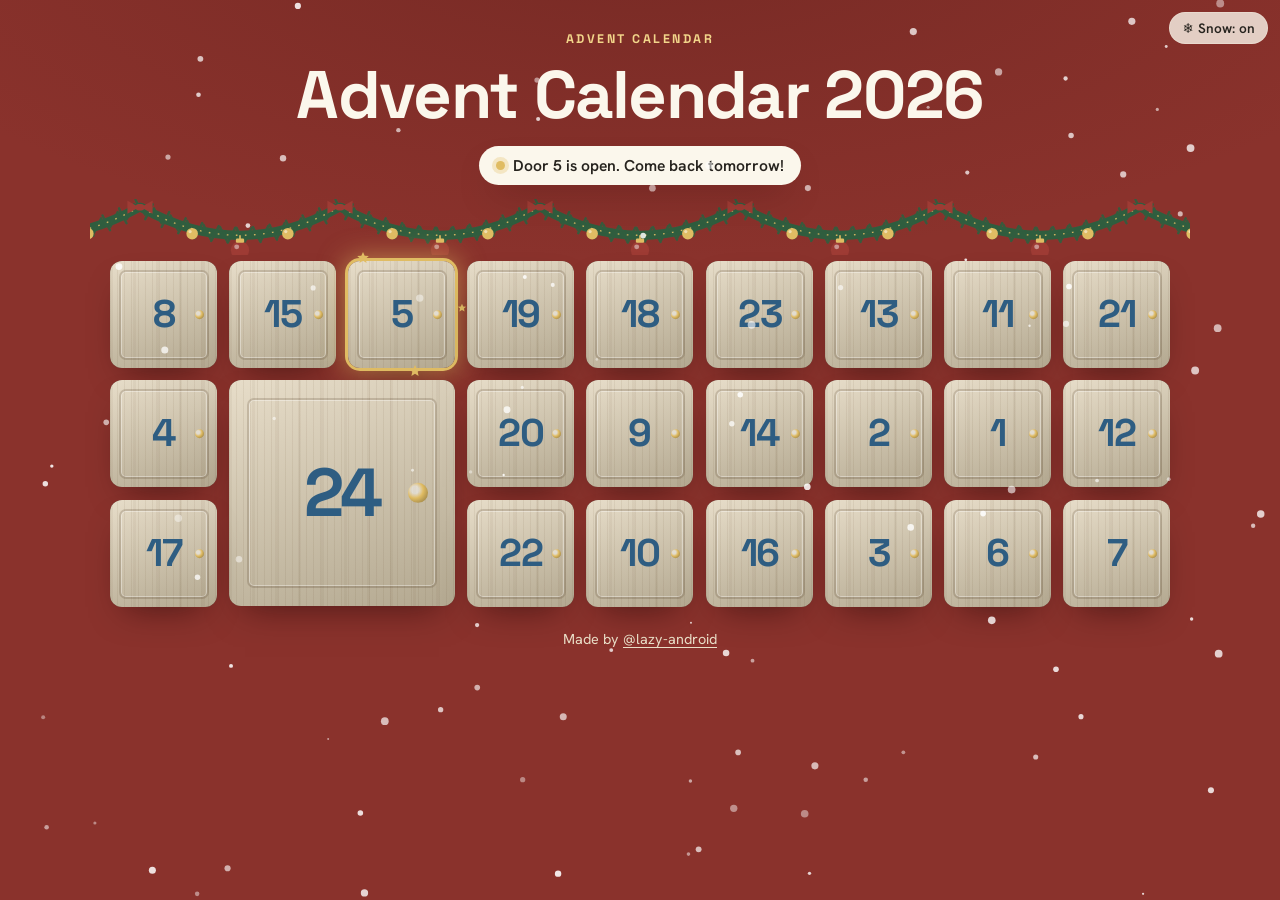
<file: index.html>
<!doctype html>
<html lang="en">
<head>
<meta charset="utf-8">
<meta name="viewport" content="width=device-width, initial-scale=1, viewport-fit=cover">
<title>Advent Calendar 2026</title>
<meta name="description" content="Open a new door every day from December 1 to 24.">
<meta name="theme-color" content="#8A322C">
<link rel="icon" href="favicon.svg" type="image/svg+xml">
<meta property="og:type" content="website">
<meta property="og:title" content="Advent Calendar 2026">
<meta property="og:description" content="Open a new door every day from December 1 to 24.">
<meta property="og:url" content="https://weiphi.github.io/advent-calendar-2026/">
<meta property="og:image" content="https://weiphi.github.io/advent-calendar-2026/og-image.jpg">
<meta property="og:image:width" content="1200"><meta property="og:image:height" content="630">
<meta name="twitter:card" content="summary_large_image">
<meta name="twitter:title" content="Advent Calendar 2026">
<meta name="twitter:description" content="Open a new door every day from December 1 to 24.">
<meta name="twitter:image" content="https://weiphi.github.io/advent-calendar-2026/og-image.jpg">
<link rel="preload" href="fonts/space-grotesk-latin-700-normal.woff2" as="font" type="font/woff2" crossorigin>
<link rel="stylesheet" href="theme.css">
<link rel="stylesheet" href="calendar.css">
</head>
<body class="door-wood fest-full">
<div class="wrap">
  <header class="site-head">
    <p class="eyebrow">Advent calendar</p>
    <h1>Advent Calendar 2026</h1>
    <p class="status" role="status"><span class="dot" aria-hidden="true"></span><span class="status-text">Open a new door every day from December 1 to 24.</span></p>
    <p class="greeting" hidden>Thanks for counting down with us. Merry Christmas and a happy new year! 🎄</p>
  </header>
  <div class="garland" aria-hidden="true"></div>
  <noscript><p class="greeting">Please turn on JavaScript to open the doors.</p></noscript>
  <div class="grid">
<button type="button" class="door  locked" data-day="8" aria-label="Door 8"><span class="door-inside"></span><span class="door-leaf"><svg class="deco bow" viewBox="0 0 100 50" aria-hidden="true"><g style="fill:var(--ribbon)"><path d="M50 30 C30 0 4 6 10 24 C14 36 34 34 50 30Z"/><path d="M50 30 C70 0 96 6 90 24 C86 36 66 34 50 30Z"/><circle cx="50" cy="30" r="8"/></g><g style="fill:rgba(255,255,255,.25)"><path d="M48 28 C34 8 16 10 18 20 C24 18 36 22 48 28Z"/></g></svg><span class="deco star"></span><span class="deco knob"></span><span class="num">8</span></span><span class="sparkle"><i></i><i></i><i></i></span></button>
<button type="button" class="door  locked" data-day="15" aria-label="Door 15"><span class="door-inside"></span><span class="door-leaf"><svg class="deco bow" viewBox="0 0 100 50" aria-hidden="true"><g style="fill:var(--ribbon)"><path d="M50 30 C30 0 4 6 10 24 C14 36 34 34 50 30Z"/><path d="M50 30 C70 0 96 6 90 24 C86 36 66 34 50 30Z"/><circle cx="50" cy="30" r="8"/></g><g style="fill:rgba(255,255,255,.25)"><path d="M48 28 C34 8 16 10 18 20 C24 18 36 22 48 28Z"/></g></svg><span class="deco star"></span><span class="deco knob"></span><span class="num">15</span></span><span class="sparkle"><i></i><i></i><i></i></span></button>
<button type="button" class="door  locked" data-day="5" aria-label="Door 5"><span class="door-inside"></span><span class="door-leaf"><svg class="deco bow" viewBox="0 0 100 50" aria-hidden="true"><g style="fill:var(--ribbon)"><path d="M50 30 C30 0 4 6 10 24 C14 36 34 34 50 30Z"/><path d="M50 30 C70 0 96 6 90 24 C86 36 66 34 50 30Z"/><circle cx="50" cy="30" r="8"/></g><g style="fill:rgba(255,255,255,.25)"><path d="M48 28 C34 8 16 10 18 20 C24 18 36 22 48 28Z"/></g></svg><span class="deco star"></span><span class="deco knob"></span><span class="num">5</span></span><span class="sparkle"><i></i><i></i><i></i></span></button>
<button type="button" class="door  locked" data-day="19" aria-label="Door 19"><span class="door-inside"></span><span class="door-leaf"><svg class="deco bow" viewBox="0 0 100 50" aria-hidden="true"><g style="fill:var(--ribbon)"><path d="M50 30 C30 0 4 6 10 24 C14 36 34 34 50 30Z"/><path d="M50 30 C70 0 96 6 90 24 C86 36 66 34 50 30Z"/><circle cx="50" cy="30" r="8"/></g><g style="fill:rgba(255,255,255,.25)"><path d="M48 28 C34 8 16 10 18 20 C24 18 36 22 48 28Z"/></g></svg><span class="deco star"></span><span class="deco knob"></span><span class="num">19</span></span><span class="sparkle"><i></i><i></i><i></i></span></button>
<button type="button" class="door  locked" data-day="18" aria-label="Door 18"><span class="door-inside"></span><span class="door-leaf"><svg class="deco bow" viewBox="0 0 100 50" aria-hidden="true"><g style="fill:var(--ribbon)"><path d="M50 30 C30 0 4 6 10 24 C14 36 34 34 50 30Z"/><path d="M50 30 C70 0 96 6 90 24 C86 36 66 34 50 30Z"/><circle cx="50" cy="30" r="8"/></g><g style="fill:rgba(255,255,255,.25)"><path d="M48 28 C34 8 16 10 18 20 C24 18 36 22 48 28Z"/></g></svg><span class="deco star"></span><span class="deco knob"></span><span class="num">18</span></span><span class="sparkle"><i></i><i></i><i></i></span></button>
<button type="button" class="door  locked" data-day="23" aria-label="Door 23"><span class="door-inside"></span><span class="door-leaf"><svg class="deco bow" viewBox="0 0 100 50" aria-hidden="true"><g style="fill:var(--ribbon)"><path d="M50 30 C30 0 4 6 10 24 C14 36 34 34 50 30Z"/><path d="M50 30 C70 0 96 6 90 24 C86 36 66 34 50 30Z"/><circle cx="50" cy="30" r="8"/></g><g style="fill:rgba(255,255,255,.25)"><path d="M48 28 C34 8 16 10 18 20 C24 18 36 22 48 28Z"/></g></svg><span class="deco star"></span><span class="deco knob"></span><span class="num">23</span></span><span class="sparkle"><i></i><i></i><i></i></span></button>
<button type="button" class="door  locked" data-day="13" aria-label="Door 13"><span class="door-inside"></span><span class="door-leaf"><svg class="deco bow" viewBox="0 0 100 50" aria-hidden="true"><g style="fill:var(--ribbon)"><path d="M50 30 C30 0 4 6 10 24 C14 36 34 34 50 30Z"/><path d="M50 30 C70 0 96 6 90 24 C86 36 66 34 50 30Z"/><circle cx="50" cy="30" r="8"/></g><g style="fill:rgba(255,255,255,.25)"><path d="M48 28 C34 8 16 10 18 20 C24 18 36 22 48 28Z"/></g></svg><span class="deco star"></span><span class="deco knob"></span><span class="num">13</span></span><span class="sparkle"><i></i><i></i><i></i></span></button>
<button type="button" class="door  locked" data-day="11" aria-label="Door 11"><span class="door-inside"></span><span class="door-leaf"><svg class="deco bow" viewBox="0 0 100 50" aria-hidden="true"><g style="fill:var(--ribbon)"><path d="M50 30 C30 0 4 6 10 24 C14 36 34 34 50 30Z"/><path d="M50 30 C70 0 96 6 90 24 C86 36 66 34 50 30Z"/><circle cx="50" cy="30" r="8"/></g><g style="fill:rgba(255,255,255,.25)"><path d="M48 28 C34 8 16 10 18 20 C24 18 36 22 48 28Z"/></g></svg><span class="deco star"></span><span class="deco knob"></span><span class="num">11</span></span><span class="sparkle"><i></i><i></i><i></i></span></button>
<button type="button" class="door  locked" data-day="21" aria-label="Door 21"><span class="door-inside"></span><span class="door-leaf"><svg class="deco bow" viewBox="0 0 100 50" aria-hidden="true"><g style="fill:var(--ribbon)"><path d="M50 30 C30 0 4 6 10 24 C14 36 34 34 50 30Z"/><path d="M50 30 C70 0 96 6 90 24 C86 36 66 34 50 30Z"/><circle cx="50" cy="30" r="8"/></g><g style="fill:rgba(255,255,255,.25)"><path d="M48 28 C34 8 16 10 18 20 C24 18 36 22 48 28Z"/></g></svg><span class="deco star"></span><span class="deco knob"></span><span class="num">21</span></span><span class="sparkle"><i></i><i></i><i></i></span></button>
<button type="button" class="door  locked" data-day="4" aria-label="Door 4"><span class="door-inside"></span><span class="door-leaf"><svg class="deco bow" viewBox="0 0 100 50" aria-hidden="true"><g style="fill:var(--ribbon)"><path d="M50 30 C30 0 4 6 10 24 C14 36 34 34 50 30Z"/><path d="M50 30 C70 0 96 6 90 24 C86 36 66 34 50 30Z"/><circle cx="50" cy="30" r="8"/></g><g style="fill:rgba(255,255,255,.25)"><path d="M48 28 C34 8 16 10 18 20 C24 18 36 22 48 28Z"/></g></svg><span class="deco star"></span><span class="deco knob"></span><span class="num">4</span></span><span class="sparkle"><i></i><i></i><i></i></span></button>
<button type="button" class="door big locked" data-day="24" aria-label="Door 24"><span class="door-inside"></span><span class="door-leaf"><svg class="deco bow" viewBox="0 0 100 50" aria-hidden="true"><g style="fill:var(--ribbon)"><path d="M50 30 C30 0 4 6 10 24 C14 36 34 34 50 30Z"/><path d="M50 30 C70 0 96 6 90 24 C86 36 66 34 50 30Z"/><circle cx="50" cy="30" r="8"/></g><g style="fill:rgba(255,255,255,.25)"><path d="M48 28 C34 8 16 10 18 20 C24 18 36 22 48 28Z"/></g></svg><span class="deco star"></span><span class="deco knob"></span><span class="num">24</span></span><span class="sparkle"><i></i><i></i><i></i></span></button>
<button type="button" class="door  locked" data-day="20" aria-label="Door 20"><span class="door-inside"></span><span class="door-leaf"><svg class="deco bow" viewBox="0 0 100 50" aria-hidden="true"><g style="fill:var(--ribbon)"><path d="M50 30 C30 0 4 6 10 24 C14 36 34 34 50 30Z"/><path d="M50 30 C70 0 96 6 90 24 C86 36 66 34 50 30Z"/><circle cx="50" cy="30" r="8"/></g><g style="fill:rgba(255,255,255,.25)"><path d="M48 28 C34 8 16 10 18 20 C24 18 36 22 48 28Z"/></g></svg><span class="deco star"></span><span class="deco knob"></span><span class="num">20</span></span><span class="sparkle"><i></i><i></i><i></i></span></button>
<button type="button" class="door  locked" data-day="9" aria-label="Door 9"><span class="door-inside"></span><span class="door-leaf"><svg class="deco bow" viewBox="0 0 100 50" aria-hidden="true"><g style="fill:var(--ribbon)"><path d="M50 30 C30 0 4 6 10 24 C14 36 34 34 50 30Z"/><path d="M50 30 C70 0 96 6 90 24 C86 36 66 34 50 30Z"/><circle cx="50" cy="30" r="8"/></g><g style="fill:rgba(255,255,255,.25)"><path d="M48 28 C34 8 16 10 18 20 C24 18 36 22 48 28Z"/></g></svg><span class="deco star"></span><span class="deco knob"></span><span class="num">9</span></span><span class="sparkle"><i></i><i></i><i></i></span></button>
<button type="button" class="door  locked" data-day="14" aria-label="Door 14"><span class="door-inside"></span><span class="door-leaf"><svg class="deco bow" viewBox="0 0 100 50" aria-hidden="true"><g style="fill:var(--ribbon)"><path d="M50 30 C30 0 4 6 10 24 C14 36 34 34 50 30Z"/><path d="M50 30 C70 0 96 6 90 24 C86 36 66 34 50 30Z"/><circle cx="50" cy="30" r="8"/></g><g style="fill:rgba(255,255,255,.25)"><path d="M48 28 C34 8 16 10 18 20 C24 18 36 22 48 28Z"/></g></svg><span class="deco star"></span><span class="deco knob"></span><span class="num">14</span></span><span class="sparkle"><i></i><i></i><i></i></span></button>
<button type="button" class="door  locked" data-day="2" aria-label="Door 2"><span class="door-inside"></span><span class="door-leaf"><svg class="deco bow" viewBox="0 0 100 50" aria-hidden="true"><g style="fill:var(--ribbon)"><path d="M50 30 C30 0 4 6 10 24 C14 36 34 34 50 30Z"/><path d="M50 30 C70 0 96 6 90 24 C86 36 66 34 50 30Z"/><circle cx="50" cy="30" r="8"/></g><g style="fill:rgba(255,255,255,.25)"><path d="M48 28 C34 8 16 10 18 20 C24 18 36 22 48 28Z"/></g></svg><span class="deco star"></span><span class="deco knob"></span><span class="num">2</span></span><span class="sparkle"><i></i><i></i><i></i></span></button>
<button type="button" class="door  locked" data-day="1" aria-label="Door 1"><span class="door-inside"></span><span class="door-leaf"><svg class="deco bow" viewBox="0 0 100 50" aria-hidden="true"><g style="fill:var(--ribbon)"><path d="M50 30 C30 0 4 6 10 24 C14 36 34 34 50 30Z"/><path d="M50 30 C70 0 96 6 90 24 C86 36 66 34 50 30Z"/><circle cx="50" cy="30" r="8"/></g><g style="fill:rgba(255,255,255,.25)"><path d="M48 28 C34 8 16 10 18 20 C24 18 36 22 48 28Z"/></g></svg><span class="deco star"></span><span class="deco knob"></span><span class="num">1</span></span><span class="sparkle"><i></i><i></i><i></i></span></button>
<button type="button" class="door  locked" data-day="12" aria-label="Door 12"><span class="door-inside"></span><span class="door-leaf"><svg class="deco bow" viewBox="0 0 100 50" aria-hidden="true"><g style="fill:var(--ribbon)"><path d="M50 30 C30 0 4 6 10 24 C14 36 34 34 50 30Z"/><path d="M50 30 C70 0 96 6 90 24 C86 36 66 34 50 30Z"/><circle cx="50" cy="30" r="8"/></g><g style="fill:rgba(255,255,255,.25)"><path d="M48 28 C34 8 16 10 18 20 C24 18 36 22 48 28Z"/></g></svg><span class="deco star"></span><span class="deco knob"></span><span class="num">12</span></span><span class="sparkle"><i></i><i></i><i></i></span></button>
<button type="button" class="door  locked" data-day="17" aria-label="Door 17"><span class="door-inside"></span><span class="door-leaf"><svg class="deco bow" viewBox="0 0 100 50" aria-hidden="true"><g style="fill:var(--ribbon)"><path d="M50 30 C30 0 4 6 10 24 C14 36 34 34 50 30Z"/><path d="M50 30 C70 0 96 6 90 24 C86 36 66 34 50 30Z"/><circle cx="50" cy="30" r="8"/></g><g style="fill:rgba(255,255,255,.25)"><path d="M48 28 C34 8 16 10 18 20 C24 18 36 22 48 28Z"/></g></svg><span class="deco star"></span><span class="deco knob"></span><span class="num">17</span></span><span class="sparkle"><i></i><i></i><i></i></span></button>
<button type="button" class="door  locked" data-day="22" aria-label="Door 22"><span class="door-inside"></span><span class="door-leaf"><svg class="deco bow" viewBox="0 0 100 50" aria-hidden="true"><g style="fill:var(--ribbon)"><path d="M50 30 C30 0 4 6 10 24 C14 36 34 34 50 30Z"/><path d="M50 30 C70 0 96 6 90 24 C86 36 66 34 50 30Z"/><circle cx="50" cy="30" r="8"/></g><g style="fill:rgba(255,255,255,.25)"><path d="M48 28 C34 8 16 10 18 20 C24 18 36 22 48 28Z"/></g></svg><span class="deco star"></span><span class="deco knob"></span><span class="num">22</span></span><span class="sparkle"><i></i><i></i><i></i></span></button>
<button type="button" class="door  locked" data-day="10" aria-label="Door 10"><span class="door-inside"></span><span class="door-leaf"><svg class="deco bow" viewBox="0 0 100 50" aria-hidden="true"><g style="fill:var(--ribbon)"><path d="M50 30 C30 0 4 6 10 24 C14 36 34 34 50 30Z"/><path d="M50 30 C70 0 96 6 90 24 C86 36 66 34 50 30Z"/><circle cx="50" cy="30" r="8"/></g><g style="fill:rgba(255,255,255,.25)"><path d="M48 28 C34 8 16 10 18 20 C24 18 36 22 48 28Z"/></g></svg><span class="deco star"></span><span class="deco knob"></span><span class="num">10</span></span><span class="sparkle"><i></i><i></i><i></i></span></button>
<button type="button" class="door  locked" data-day="16" aria-label="Door 16"><span class="door-inside"></span><span class="door-leaf"><svg class="deco bow" viewBox="0 0 100 50" aria-hidden="true"><g style="fill:var(--ribbon)"><path d="M50 30 C30 0 4 6 10 24 C14 36 34 34 50 30Z"/><path d="M50 30 C70 0 96 6 90 24 C86 36 66 34 50 30Z"/><circle cx="50" cy="30" r="8"/></g><g style="fill:rgba(255,255,255,.25)"><path d="M48 28 C34 8 16 10 18 20 C24 18 36 22 48 28Z"/></g></svg><span class="deco star"></span><span class="deco knob"></span><span class="num">16</span></span><span class="sparkle"><i></i><i></i><i></i></span></button>
<button type="button" class="door  locked" data-day="3" aria-label="Door 3"><span class="door-inside"></span><span class="door-leaf"><svg class="deco bow" viewBox="0 0 100 50" aria-hidden="true"><g style="fill:var(--ribbon)"><path d="M50 30 C30 0 4 6 10 24 C14 36 34 34 50 30Z"/><path d="M50 30 C70 0 96 6 90 24 C86 36 66 34 50 30Z"/><circle cx="50" cy="30" r="8"/></g><g style="fill:rgba(255,255,255,.25)"><path d="M48 28 C34 8 16 10 18 20 C24 18 36 22 48 28Z"/></g></svg><span class="deco star"></span><span class="deco knob"></span><span class="num">3</span></span><span class="sparkle"><i></i><i></i><i></i></span></button>
<button type="button" class="door  locked" data-day="6" aria-label="Door 6"><span class="door-inside"></span><span class="door-leaf"><svg class="deco bow" viewBox="0 0 100 50" aria-hidden="true"><g style="fill:var(--ribbon)"><path d="M50 30 C30 0 4 6 10 24 C14 36 34 34 50 30Z"/><path d="M50 30 C70 0 96 6 90 24 C86 36 66 34 50 30Z"/><circle cx="50" cy="30" r="8"/></g><g style="fill:rgba(255,255,255,.25)"><path d="M48 28 C34 8 16 10 18 20 C24 18 36 22 48 28Z"/></g></svg><span class="deco star"></span><span class="deco knob"></span><span class="num">6</span></span><span class="sparkle"><i></i><i></i><i></i></span></button>
<button type="button" class="door  locked" data-day="7" aria-label="Door 7"><span class="door-inside"></span><span class="door-leaf"><svg class="deco bow" viewBox="0 0 100 50" aria-hidden="true"><g style="fill:var(--ribbon)"><path d="M50 30 C30 0 4 6 10 24 C14 36 34 34 50 30Z"/><path d="M50 30 C70 0 96 6 90 24 C86 36 66 34 50 30Z"/><circle cx="50" cy="30" r="8"/></g><g style="fill:rgba(255,255,255,.25)"><path d="M48 28 C34 8 16 10 18 20 C24 18 36 22 48 28Z"/></g></svg><span class="deco star"></span><span class="deco knob"></span><span class="num">7</span></span><span class="sparkle"><i></i><i></i><i></i></span></button>
  </div>
  <footer class="site-foot">Made by <a href="https://lazy-android.com/" target="_blank" rel="noopener">@lazy-android</a></footer>
</div>
<button type="button" class="snow-toggle" hidden aria-pressed="true">❄ Snow: on</button>
<div class="overlay" hidden>
  <div class="dialog" role="dialog" aria-modal="true" aria-labelledby="pop-title">
    <button type="button" class="icon-btn close" aria-label="Close">×</button>
    <button type="button" class="icon-btn prev" aria-label="Previous day">‹</button>
    <button type="button" class="icon-btn next" aria-label="Next day">›</button>
    <h2 id="pop-title"></h2>
    <div class="frame"><img alt="" decoding="async"></div>
    <div class="extra" hidden></div>
  </div>
</div>
<div class="toast" role="status" aria-live="polite"></div>
<script id="advent-data" type="application/json">{"year":2026,"festive":"full","languages":["en"],"strings":{"en":{"doorLockedLabel":"Door {n}, opens December {n}","doorOpenLabel":"Door {n}, open","opensIn":"Opens in {n} days","opensTomorrow":"Opens tomorrow","opensMidnight":"Opens at midnight","before":"Opens in {time}","during":"Door {n} is open. Come back tomorrow!","eve":"Door 24 is open. Merry Christmas Eve!","after":"Merry Christmas! All 24 doors are open.","greeting":"Thanks for counting down with us. Merry Christmas and a happy new year! 🎄","day1":"day","dayN":"days","hour1":"hour","hourN":"hours","min1":"minute","minN":"minutes","dayTitle":"Day {n}","close":"Close","prev":"Previous day","next":"Next day","linkLabel":"Take a look","snowOn":"❄ Snow: on","snowOff":"❄ Snow: off","footerBy":"Made by","noscript":"Please turn on JavaScript to open the doors.","description":"Open a new door every day from December 1 to 24."}},"days":[{"day":1,"img":"img/b7093f62.webp","thumb":"img/b7093f62-t.webp","w":800,"h":1200,"alt":"A silver-blue robot in a Santa hat relaxes in a hammock on a rocky sea cliff, holding a glass of red wine.","text":"","link":""},{"day":2,"img":"img/bcf12bc1.webp","thumb":"img/bcf12bc1-t.webp","w":967,"h":1200,"alt":"A silver robot in a Santa hat sits in a beach chair on a sunny palm beach with a red cocktail.","text":"","link":""},{"day":3,"img":"img/ea8f17fa.webp","thumb":"img/ea8f17fa-t.webp","w":800,"h":1200,"alt":"A black robot with glowing orange eyes in a Santa hat holds a mug of hot chocolate on a sunny ski terrace.","text":"","link":""},{"day":4,"img":"img/314bd557.webp","thumb":"img/314bd557-t.webp","w":800,"h":1200,"alt":"A white robot with green eyes in a Santa hat lounges on a cliffside terrace by the sea with a berry-garnished drink.","text":"","link":""},{"day":5,"img":"img/6f1338b3.webp","thumb":"img/6f1338b3-t.webp","w":800,"h":1200,"alt":"A copper robot in a Santa hat sips tea with lemon in a snowy wooden chair below alpine peaks.","text":"","link":""},{"day":6,"img":"img/12a3b77e.webp","thumb":"img/12a3b77e-t.webp","w":800,"h":1200,"alt":"A white robot with green eyes in a Santa hat toasts with champagne in a striped beach chair by the sea.","text":"","link":""},{"day":7,"img":"img/aa880563.webp","thumb":"img/aa880563-t.webp","w":800,"h":1200,"alt":"A white robot with blue eyes in a Santa hat enjoys eggnog with a candy cane in a beach chair at sunset.","text":"","link":""},{"day":8,"img":"img/6e54a009.webp","thumb":"img/6e54a009-t.webp","w":800,"h":1200,"alt":"A white robot in a Santa hat holds mulled wine with an orange slice in a snowy chair in front of a mountain chalet.","text":"","link":""},{"day":9,"img":"img/336d1ce2.webp","thumb":"img/336d1ce2-t.webp","w":967,"h":1200,"alt":"A white robot in a Santa hat smiles with an orange cocktail in a beach chair on a bright seaside beach.","text":"","link":""},{"day":10,"img":"img/07dcde22.webp","thumb":"img/07dcde22-t.webp","w":800,"h":1200,"alt":"A pale-blue robot in a Santa hat raises a glass of red drink in an armchair on a sea-view balcony.","text":"","link":""},{"day":11,"img":"img/7aac1251.webp","thumb":"img/7aac1251-t.webp","w":800,"h":1200,"alt":"A dark grey robot with glowing blue eyes in a Santa hat relaxes in a hammock above the sea with sangria.","text":"","link":""},{"day":12,"img":"img/45fdf9ab.webp","thumb":"img/45fdf9ab-t.webp","w":800,"h":1200,"alt":"A bronze robot in a Santa hat sips champagne in a wicker swing chair on a snowy mountain deck.","text":"","link":""},{"day":13,"img":"img/a187feb0.webp","thumb":"img/a187feb0-t.webp","w":800,"h":1200,"alt":"A gold robot in a Santa hat lies in a rope hammock on a rocky coast with a red berry cocktail.","text":"","link":""},{"day":14,"img":"img/624bd62b.webp","thumb":"img/624bd62b-t.webp","w":800,"h":1200,"alt":"A chrome robot in a Santa hat holds a spiced cider in a deck chair on a sunny ski slope terrace.","text":"","link":""},{"day":15,"img":"img/cbee78c1.webp","thumb":"img/cbee78c1-t.webp","w":800,"h":1200,"alt":"A chrome robot in a Santa hat smiles with an iced drink in a beach chair under palm trees.","text":"","link":""},{"day":16,"img":"img/89d7a0f1.webp","thumb":"img/89d7a0f1-t.webp","w":800,"h":1200,"alt":"A silver robot in a Santa hat relaxes in a hammock on a Caribbean beach with a cocktail and paper umbrella.","text":"","link":""},{"day":17,"img":"img/68d0b9a6.webp","thumb":"img/68d0b9a6-t.webp","w":967,"h":1200,"alt":"A white robot in a Santa hat holds an orange cocktail in a red-striped beach chair on a busy beach.","text":"","link":""},{"day":18,"img":"img/a3fb931b.webp","thumb":"img/a3fb931b-t.webp","w":967,"h":1200,"alt":"A white robot in a Santa hat smiles with a red cocktail in a striped beach chair by the waves.","text":"","link":""},{"day":19,"img":"img/0fb262cf.webp","thumb":"img/0fb262cf-t.webp","w":800,"h":1200,"alt":"A copper robot in a Santa hat holds a steaming mug in a wooden chair on a rocky shore with seagulls.","text":"","link":""},{"day":20,"img":"img/c49f7345.webp","thumb":"img/c49f7345-t.webp","w":800,"h":1200,"alt":"A pink robot in a Santa hat and white fleece holds a hot drink on a ski terrace near a cable car.","text":"","link":""},{"day":21,"img":"img/64e67f9b.webp","thumb":"img/64e67f9b-t.webp","w":800,"h":1200,"alt":"A bronze robot in a Santa hat smiles with a snowflake mug of hot chocolate in a beach chair by the sea.","text":"","link":""},{"day":22,"img":"img/bf53f17a.webp","thumb":"img/bf53f17a-t.webp","w":800,"h":1200,"alt":"A white robot in a Santa hat holds a pink cocktail in a wooden lounger on a palm beach at sunset.","text":"","link":""},{"day":23,"img":"img/e324811a.webp","thumb":"img/e324811a-t.webp","w":800,"h":1200,"alt":"A small white robot with big blue eyes in a Santa hat sips eggnog in a beach hammock.","text":"","link":""},{"day":24,"img":"img/a415005f.webp","thumb":"img/a415005f-t.webp","w":800,"h":1200,"alt":"A gold robot in a Santa hat relaxes in a wicker chair on a chalet balcony above a snowy alpine village, red drink in hand.","text":"","link":""}]}</script>
<script src="app.js"></script>
</body>
</html>
</file>
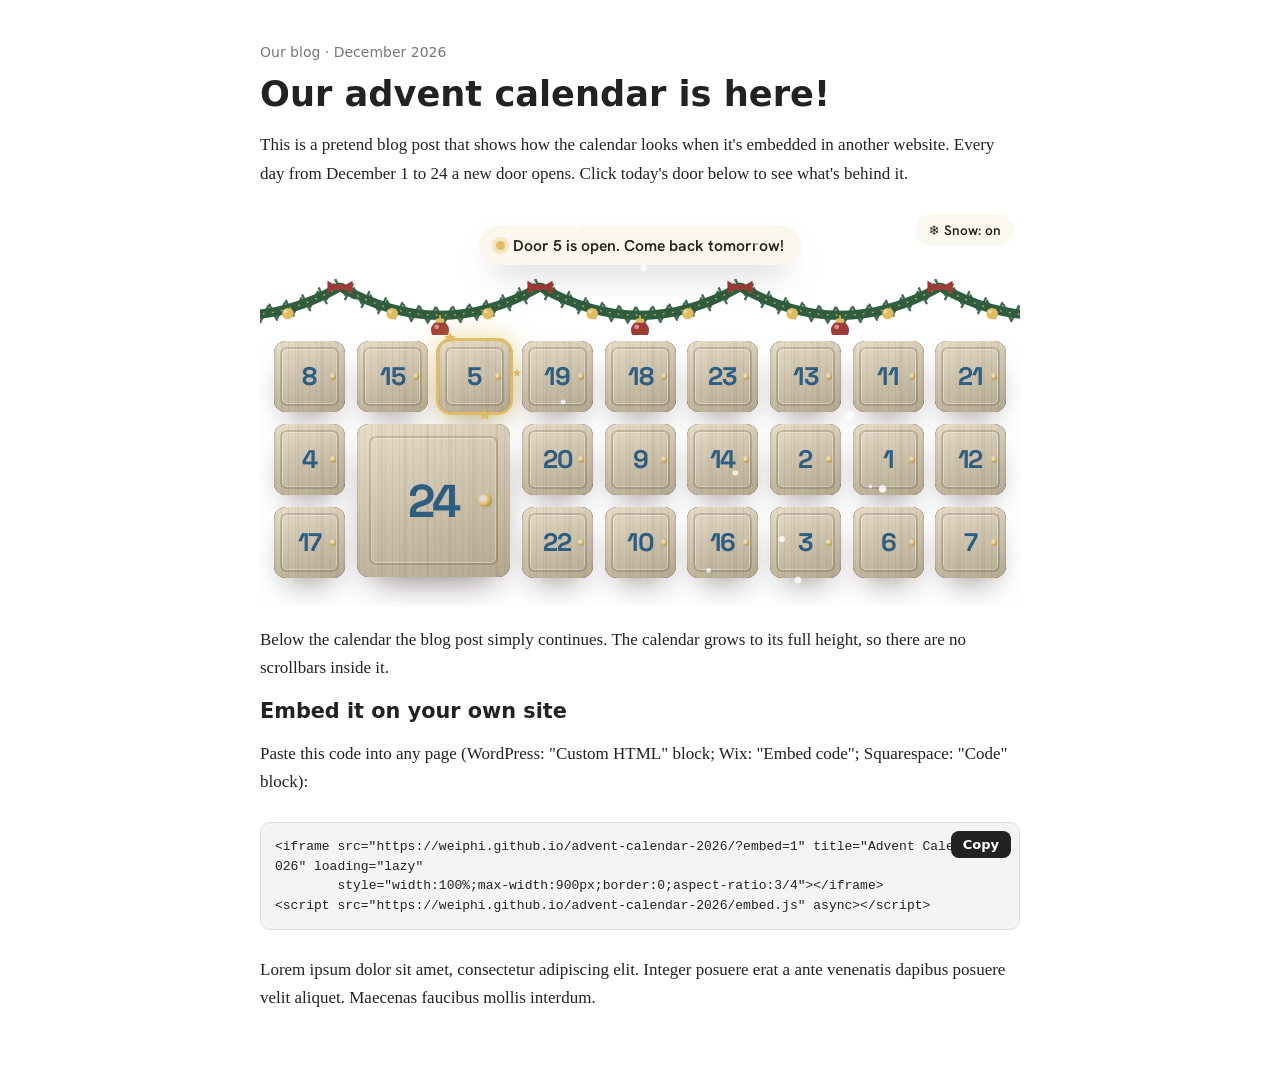
<file: embed-demo.html>
<!doctype html><html lang="en"><head><meta charset="utf-8">
<meta name="viewport" content="width=device-width, initial-scale=1"><title>Embed demo: Advent Calendar 2026</title>
<style>body{margin:0;font:17px/1.65 Georgia,serif;color:#222;background:#fff}main{max-width:760px;margin:0 auto;padding:30px 18px 60px}
h1{font:700 2.2rem/1.15 system-ui,sans-serif;margin:.2em 0}.meta{color:#777;font:14px system-ui,sans-serif}
.code{position:relative;background:#f4f4f4;border:1px solid #ddd;border-radius:10px;padding:14px;margin:26px 0}
.code pre{margin:0;white-space:pre-wrap;word-break:break-all;font:13px/1.5 ui-monospace,Menlo,monospace}
.code button{position:absolute;top:8px;right:8px;font:600 13px system-ui;padding:6px 12px;border-radius:8px;border:0;background:#222;color:#fff;cursor:pointer}
iframe{display:block;margin:20px auto}</style></head>
<body><main><p class="meta">Our blog · December 2026</p><h1>Our advent calendar is here!</h1>
<p>This is a pretend blog post that shows how the calendar looks when it's embedded in another website. Every day from December 1 to 24 a new door opens. Click today's door below to see what's behind it.</p>
<iframe src="index.html?embed=1" title="Advent Calendar 2026" loading="lazy"
        style="width:100%;max-width:900px;border:0;aspect-ratio:3/4"></iframe>
<script src="embed.js" async></script>
<p>Below the calendar the blog post simply continues. The calendar grows to its full height, so there are no scrollbars inside it.</p>
<h2 style="font:700 1.3rem system-ui">Embed it on your own site</h2>
<p>Paste this code into any page (WordPress: "Custom HTML" block; Wix: "Embed code"; Squarespace: "Code" block):</p>
<div class="code"><button type="button" onclick="navigator.clipboard.writeText(this.nextElementSibling.textContent).then(()=>{this.textContent='Copied!';setTimeout(()=>this.textContent='Copy',1500)})">Copy</button><pre>&lt;iframe src=&quot;https://weiphi.github.io/advent-calendar-2026/?embed=1&quot; title=&quot;Advent Calendar 2026&quot; loading=&quot;lazy&quot;
        style=&quot;width:100%;max-width:900px;border:0;aspect-ratio:3/4&quot;&gt;&lt;/iframe&gt;
&lt;script src=&quot;https://weiphi.github.io/advent-calendar-2026/embed.js&quot; async&gt;&lt;/script&gt;</pre></div>
<p>Lorem ipsum dolor sit amet, consectetur adipiscing elit. Integer posuere erat a ante venenatis dapibus posuere velit aliquet. Maecenas faucibus mollis interdum.</p>
</main></body></html>
</file>
<file: theme.css>
/* generated from src/theme.json by npm run build, do not edit */
@font-face{font-family:"Space Grotesk";font-style:normal;font-weight:500;font-display:swap;src:url("fonts/space-grotesk-latin-500-normal.woff2") format("woff2")}
@font-face{font-family:"Space Grotesk";font-style:normal;font-weight:700;font-display:swap;src:url("fonts/space-grotesk-latin-700-normal.woff2") format("woff2")}
@font-face{font-family:"Hanken Grotesk";font-style:normal;font-weight:400;font-display:swap;src:url("fonts/hanken-grotesk-latin-400-normal.woff2") format("woff2")}
@font-face{font-family:"Hanken Grotesk";font-style:normal;font-weight:600;font-display:swap;src:url("fonts/hanken-grotesk-latin-600-normal.woff2") format("woff2")}
:root{
  --bg: #8A322C;
  --bg2: #6E2621;
  --surface: #FBF7EC;
  --surface-text: #26231E;
  --door: #E7DDC9;
  --door-edge: #B3A890;
  --door-open: #5A1E1A;
  --num: #2E5D82;
  --ribbon: #9E3B34;
  --primary: #2E5D82;
  --on-primary: #FBF7EC;
  --accent: #F2D58A;
  --gold: #E0BC63;
  --pine: #2F5D3E;
  --text: #FBF7EC;
  --heading: #FBF7EC;
  --muted: #EADFC8;
  --snow: #FFFFFF;
  --font-h: "Space Grotesk", system-ui, sans-serif;
  --font-b: "Hanken Grotesk", system-ui, sans-serif;
  --radius: 12px;
  --shadow: 0 16px 34px -16px rgba(30,5,5,.6);
  --garland: url("data:image/svg+xml,%3Csvg%20xmlns%3D'http%3A%2F%2Fwww.w3.org%2F2000%2Fsvg'%20width%3D'240'%20height%3D'80'%20viewBox%3D'0%200%20240%2080'%3E%20%3Cpath%20d%3D'M0%2010%20Q120%2078%20240%2010'%20fill%3D'none'%20stroke%3D'%232F5D3E'%20stroke-width%3D'11'%20stroke-linecap%3D'round'%2F%3E%20%3Cg%20stroke%3D'%232F5D3E'%20stroke-width%3D'3'%20stroke-linecap%3D'round'%20opacity%3D'.9'%3E%3Cpath%20d%3D%22M0.0%2010.0%20l-4.2%20-9.0%20M0.0%2010.0%20l4.9%209%22%2F%3E%3Cpath%20d%3D%22M10.0%2015.4%20l4.2%20-9.0%20M10.0%2015.4%20l-4.9%209%22%2F%3E%3Cpath%20d%3D%22M20.0%2020.4%20l-4.2%20-9.0%20M20.0%2020.4%20l4.9%209%22%2F%3E%3Cpath%20d%3D%22M30.0%2024.9%20l4.2%20-9.0%20M30.0%2024.9%20l-4.9%209%22%2F%3E%3Cpath%20d%3D%22M40.0%2028.9%20l-4.2%20-9.0%20M40.0%2028.9%20l4.9%209%22%2F%3E%3Cpath%20d%3D%22M50.0%2032.4%20l4.2%20-9.0%20M50.0%2032.4%20l-4.9%209%22%2F%3E%3Cpath%20d%3D%22M60.0%2035.5%20l-4.2%20-9.0%20M60.0%2035.5%20l4.9%209%22%2F%3E%3Cpath%20d%3D%22M70.0%2038.1%20l4.2%20-9.0%20M70.0%2038.1%20l-4.9%209%22%2F%3E%3Cpath%20d%3D%22M80.0%2040.2%20l-4.2%20-9.0%20M80.0%2040.2%20l4.9%209%22%2F%3E%3Cpath%20d%3D%22M90.0%2041.9%20l4.2%20-9.0%20M90.0%2041.9%20l-4.9%209%22%2F%3E%3Cpath%20d%3D%22M100.0%2043.1%20l-4.2%20-9.0%20M100.0%2043.1%20l4.9%209%22%2F%3E%3Cpath%20d%3D%22M110.0%2043.8%20l4.2%20-9.0%20M110.0%2043.8%20l-4.9%209%22%2F%3E%3Cpath%20d%3D%22M120.0%2044.0%20l-4.2%20-9.0%20M120.0%2044.0%20l4.9%209%22%2F%3E%3Cpath%20d%3D%22M130.0%2043.8%20l4.2%20-9.0%20M130.0%2043.8%20l-4.9%209%22%2F%3E%3Cpath%20d%3D%22M140.0%2043.1%20l-4.2%20-9.0%20M140.0%2043.1%20l4.9%209%22%2F%3E%3Cpath%20d%3D%22M150.0%2041.9%20l4.2%20-9.0%20M150.0%2041.9%20l-4.9%209%22%2F%3E%3Cpath%20d%3D%22M160.0%2040.2%20l-4.2%20-9.0%20M160.0%2040.2%20l4.9%209%22%2F%3E%3Cpath%20d%3D%22M170.0%2038.1%20l4.2%20-9.0%20M170.0%2038.1%20l-4.9%209%22%2F%3E%3Cpath%20d%3D%22M180.0%2035.5%20l-4.2%20-9.0%20M180.0%2035.5%20l4.9%209%22%2F%3E%3Cpath%20d%3D%22M190.0%2032.4%20l4.2%20-9.0%20M190.0%2032.4%20l-4.9%209%22%2F%3E%3Cpath%20d%3D%22M200.0%2028.9%20l-4.2%20-9.0%20M200.0%2028.9%20l4.9%209%22%2F%3E%3Cpath%20d%3D%22M210.0%2024.9%20l4.2%20-9.0%20M210.0%2024.9%20l-4.9%209%22%2F%3E%3Cpath%20d%3D%22M220.0%2020.4%20l-4.2%20-9.0%20M220.0%2020.4%20l4.9%209%22%2F%3E%3Cpath%20d%3D%22M230.0%2015.4%20l4.2%20-9.0%20M230.0%2015.4%20l-4.9%209%22%2F%3E%3Cpath%20d%3D%22M240.0%2010.0%20l-4.2%20-9.0%20M240.0%2010.0%20l4.9%209%22%2F%3E%3C%2Fg%3E%20%3Cpath%20d%3D'M0%2010%20Q120%2078%20240%2010'%20fill%3D'none'%20stroke%3D'%23E0BC63'%20stroke-width%3D'1.6'%20stroke-dasharray%3D'2%209'%20opacity%3D'.9'%2F%3E%20%3Cline%20x1%3D'120'%20y1%3D'44'%20x2%3D'120'%20y2%3D'52'%20stroke%3D'%23E0BC63'%20stroke-width%3D'2'%2F%3E%20%3Ccircle%20cx%3D'120'%20cy%3D'62'%20r%3D'11'%20fill%3D'%239E3B34'%2F%3E%3Crect%20x%3D'115'%20y%3D'48'%20width%3D'10'%20height%3D'5'%20rx%3D'1.5'%20fill%3D'%23E0BC63'%2F%3E%20%3Ccircle%20cx%3D'116'%20cy%3D'58'%20r%3D'3'%20fill%3D'%23fff'%20opacity%3D'.45'%2F%3E%20%3Ccircle%20cx%3D'62'%20cy%3D'42'%20r%3D'7'%20fill%3D'%23E0BC63'%2F%3E%3Ccircle%20cx%3D'59.5'%20cy%3D'39.5'%20r%3D'2'%20fill%3D'%23fff'%20opacity%3D'.5'%2F%3E%20%3Ccircle%20cx%3D'178'%20cy%3D'42'%20r%3D'7'%20fill%3D'%23E0BC63'%2F%3E%3Ccircle%20cx%3D'175.5'%20cy%3D'39.5'%20r%3D'2'%20fill%3D'%23fff'%20opacity%3D'.5'%2F%3E%20%3Cg%20fill%3D'%239E3B34'%3E%3Cpath%20d%3D'M0%2010%20l-14%20-8%20v16z%20M0%2010%20l14%20-8%20v16z'%2F%3E%3Ccircle%20cx%3D'0'%20cy%3D'10'%20r%3D'4'%2F%3E%20%3Cpath%20d%3D'M240%2010%20l-14%20-8%20v16z%20M240%2010%20l14%20-8%20v16z'%2F%3E%3Ccircle%20cx%3D'240'%20cy%3D'10'%20r%3D'4'%2F%3E%3C%2Fg%3E%20%3C%2Fsvg%3E");
  --star: url("data:image/svg+xml,%3Csvg%20xmlns%3D'http%3A%2F%2Fwww.w3.org%2F2000%2Fsvg'%20viewBox%3D'0%200%2024%2024'%3E%3Cpath%20fill%3D'%23E0BC63'%20d%3D'M12%201.5l2.9%206.6%207.1.6-5.4%204.7%201.6%207-6.2-3.8-6.2%203.8%201.6-7L2%208.7l7.1-.6z'%2F%3E%3C%2Fsvg%3E");
  color-scheme: dark;
}
</file>
<file: calendar.css>
/* Advent calendar styles. Colors and fonts come from theme.css (generated from src/theme.json). */
*,*::before,*::after{box-sizing:border-box}
html{-webkit-text-size-adjust:100%}
body{margin:0;font-family:var(--font-b);color:var(--text);background:var(--bg);
  background-image:radial-gradient(1200px 500px at 50% -10%, color-mix(in srgb,var(--bg2) 70%,transparent), transparent 70%);
  min-height:100vh;line-height:1.5}
html.embed-mode{color-scheme:normal}
body.embed{background:transparent;min-height:0}
.embed .greeting{background:var(--surface);color:var(--surface-text);border-radius:14px;padding:.6em 1em}
button{font:inherit;color:inherit}
a{color:inherit}
.sr-only{position:absolute;width:1px;height:1px;overflow:hidden;clip:rect(0 0 0 0);white-space:nowrap}

/* ---------- header ---------- */
.wrap{position:relative;max-width:1100px;margin:0 auto;padding:0 14px 28px}
.site-head{text-align:center;padding:30px 10px 6px}
.eyebrow{font-family:var(--font-h);font-weight:700;font-size:.78rem;letter-spacing:.2em;text-transform:uppercase;color:var(--accent);margin:0}
.site-head h1{font-family:var(--font-h);font-weight:700;letter-spacing:-.025em;line-height:1.02;color:var(--heading);
  font-size:clamp(2.1rem,7vw,4.2rem);margin:.18em 0 .1em}
.status{display:inline-flex;align-items:center;gap:.5em;margin:10px auto 0;padding:.5em 1.1em;border-radius:999px;
  background:var(--surface);color:var(--surface-text);font-weight:600;box-shadow:var(--shadow);font-size:.98rem;max-width:100%}
.status .dot{width:.6em;height:.6em;border-radius:50%;background:var(--gold);box-shadow:0 0 0 4px color-mix(in srgb,var(--gold) 30%,transparent);flex:none}
.embed .site-head{padding-top:8px}
.embed .site-head h1,.embed .site-head .eyebrow{display:none}

/* ---------- garland ---------- */
.garland{height:56px;background:var(--garland) repeat-x center top/200px 66px;margin:8px -14px 4px;pointer-events:none}
.fest-subtle .garland{display:none}

/* ---------- grid ---------- */
.grid{display:grid;grid-template-columns:repeat(3,minmax(0,1fr));gap:10px;grid-auto-flow:dense;margin:6px auto 0;max-width:560px}
@media (min-width:760px){.grid{grid-template-columns:repeat(9,minmax(0,1fr));gap:12px;max-width:1060px}}

/* ---------- doors ---------- */
.door{position:relative;aspect-ratio:1;border:0;padding:0;background:none;cursor:pointer;perspective:900px;
  border-radius:var(--radius);container-type:inline-size;-webkit-tap-highlight-color:transparent}
.door.big{grid-column:span 2;grid-row:span 2}
.door:focus-visible{outline:3px solid var(--gold);outline-offset:3px}
.door-inside{position:absolute;inset:0;border-radius:var(--radius);overflow:hidden;background:var(--door-open);
  box-shadow:inset 0 4px 14px rgba(0,0,0,.35)}
.door-inside img{width:100%;height:100%;object-fit:cover;display:block;opacity:0;transition:opacity .4s}
.door-inside img.loaded{opacity:1}
.door-leaf{position:absolute;inset:0;border-radius:var(--radius);background:var(--door);box-shadow:var(--shadow);
  display:grid;place-items:center;transform-origin:left center;transition:transform .9s cubic-bezier(.3,.7,.25,1),box-shadow .3s;
  backface-visibility:hidden;overflow:hidden}
.num{position:relative;z-index:2;font-family:var(--font-h);font-weight:700;line-height:1;color:var(--num);font-size:36cqw;letter-spacing:-.04em}
.door.big .num{font-size:30cqw}
.door.open .door-leaf{transform:rotateY(-82deg);box-shadow:none}
.door.open .door-inside{box-shadow:inset 0 2px 8px rgba(0,0,0,.25)}
.door.locked{cursor:not-allowed}
.door:not(.locked):not(.open):hover .door-leaf{transform:rotateY(-12deg)}
.deco{position:absolute;pointer-events:none}

/* gift box */
.door-gift .door-leaf{background:
  linear-gradient(90deg,transparent 43%,var(--ribbon) 43% 57%,transparent 57%),
  linear-gradient(0deg,transparent 43%,var(--ribbon) 43% 57%,transparent 57%),var(--door);
  border:1px solid color-mix(in srgb,var(--door-edge) 70%,transparent)}
.door-gift .num{background:var(--surface);border:max(2px,1.6cqw) solid var(--ribbon);border-radius:50%;width:56cqw;height:56cqw;display:grid;place-items:center;font-size:27cqw}
.door-gift .door.big .num{font-size:24cqw;width:48cqw;height:48cqw}
.door-gift .bow{top:2%;left:50%;width:46%;transform:translateX(-50%);z-index:1}
.deco.bow,.deco.star,.deco.knob{display:none}
.door-gift .deco.bow{display:block}

/* paper */
.door-paper .door-leaf{background:
  radial-gradient(circle at 20% 15%,rgba(255,255,255,.6),transparent 40%),
  repeating-linear-gradient(135deg,rgba(0,0,0,.018) 0 2px,transparent 2px 6px),var(--door)}
.door-paper .door-leaf::after{content:"";position:absolute;inset:6%;border:2px dashed var(--door-edge);border-radius:calc(var(--radius) - 4px)}
.door-paper .deco.star{display:block;top:9%;right:9%;width:20%;aspect-ratio:1;background:var(--star) center/contain no-repeat}

/* wood */
.door-wood .door-leaf{background:
  repeating-linear-gradient(90deg,rgba(80,50,20,.07) 0 1px,transparent 1px 7px),
  repeating-linear-gradient(90deg,rgba(80,50,20,.05) 0 3px,transparent 3px 23px),
  linear-gradient(160deg,var(--door),var(--door-edge))}
.door-wood .door-leaf::after{content:"";position:absolute;inset:8%;border:2px solid rgba(60,40,20,.18);border-radius:calc(var(--radius) - 5px);
  box-shadow:inset 0 0 0 1px rgba(255,255,255,.35)}
.door-wood .deco.knob{display:block;right:12%;top:50%;width:9%;aspect-ratio:1;border-radius:50%;transform:translateY(-50%);
  background:radial-gradient(circle at 35% 35%,#fff7 0 20%,var(--gold) 45%,color-mix(in srgb,var(--gold) 60%,#000) 100%)}

/* today + sparkle */
.door.today .door-leaf{box-shadow:0 0 0 3px var(--gold),0 0 26px 4px color-mix(in srgb,var(--gold) 55%,transparent),var(--shadow)}
.sparkle{display:none}
.fest-medium .door.today .sparkle,.fest-full .door.today .sparkle{display:block;position:absolute;inset:-6px;z-index:3;pointer-events:none}
.sparkle i{position:absolute;width:14px;height:14px;background:var(--star) center/contain no-repeat;animation:twinkle 2.4s infinite ease-in-out}
.sparkle i:nth-child(1){top:-4px;left:12%}
.sparkle i:nth-child(2){top:40%;right:-6px;animation-delay:.8s;width:10px;height:10px}
.sparkle i:nth-child(3){bottom:-4px;left:55%;animation-delay:1.6s}
@keyframes twinkle{0%,100%{transform:scale(.3) rotate(0);opacity:0}50%{transform:scale(1) rotate(40deg);opacity:1}}

.door.wiggle .door-leaf{animation:wiggle .5s}
@keyframes wiggle{0%,100%{transform:rotate(0)}20%{transform:rotate(-4deg)}40%{transform:rotate(4deg)}60%{transform:rotate(-3deg)}80%{transform:rotate(2deg)}}

/* ---------- toast ---------- */
.toast{position:fixed;left:50%;bottom:22px;transform:translate(-50%,20px);opacity:0;z-index:60;pointer-events:none;
  background:var(--surface-text);color:var(--surface);padding:.65em 1.2em;border-radius:999px;font-weight:600;
  box-shadow:0 10px 30px -10px rgba(0,0,0,.5);transition:opacity .25s,transform .25s;white-space:nowrap}
.toast.show{opacity:1;transform:translate(-50%,0)}

/* ---------- popup ---------- */
.overlay{position:fixed;inset:0;z-index:50;display:flex;align-items:center;justify-content:center;padding:12px;
  background:rgba(18,16,13,.74);opacity:0;transition:opacity .25s}
.overlay[hidden]{display:none}
.overlay.show{opacity:1}
.dialog{position:relative;display:flex;flex-direction:column;align-items:center;max-width:min(94vw,600px);max-height:100%;
  background:var(--surface);color:var(--surface-text);border-radius:calc(var(--radius) + 8px);padding:14px 14px 16px;
  box-shadow:0 30px 70px -20px rgba(0,0,0,.6);transform:translateY(16px) scale(.97);transition:transform .3s}
.overlay.show .dialog{transform:none}
.dialog::before{content:"";position:absolute;left:0;right:0;top:-30px;height:52px;background:var(--garland) repeat-x center top/170px 57px;pointer-events:none}
.fest-subtle .dialog::before{display:none}
.dialog h2{font-family:var(--font-h);font-weight:700;letter-spacing:-.02em;margin:10px 0 8px;font-size:1.5rem;color:var(--num);line-height:1.1}
.frame{padding:9px;border-radius:calc(var(--radius) + 2px);
  background:repeating-linear-gradient(45deg,var(--ribbon) 0 10px,var(--surface) 10px 20px);box-shadow:0 0 0 2px var(--gold)}
.fest-subtle .frame{background:var(--door-edge)}
.frame img{display:block;max-width:100%;width:auto;height:auto;max-height:calc(var(--vh,100dvh) - 200px);object-fit:contain;
  border-radius:calc(var(--radius) - 4px);background:var(--bg2);margin:0 auto}
.dialog .extra{margin:12px 4px 0;max-width:46ch;text-align:center}
.dialog .extra a{display:inline-block;margin-top:6px;background:var(--primary);color:var(--on-primary);text-decoration:none;font-weight:600;padding:.5em 1.2em;border-radius:999px}
.icon-btn{position:absolute;display:grid;place-items:center;width:42px;height:42px;border-radius:50%;border:0;cursor:pointer;
  background:var(--primary);color:var(--on-primary);font-size:22px;line-height:1;box-shadow:0 8px 20px -8px rgba(0,0,0,.6);z-index:2}
.icon-btn:focus-visible{outline:3px solid var(--gold);outline-offset:2px}
.icon-btn[disabled]{opacity:.35;cursor:default}
.close{top:-12px;right:-12px}
.prev,.next{top:50%;transform:translateY(-50%)}
.prev{left:-14px}.next{right:-14px}
@media (max-width:520px){.prev{left:4px}.next{right:4px}.close{top:-10px;right:-6px}.icon-btn{width:38px;height:38px}}

/* ---------- footer / controls ---------- */
.site-foot{text-align:center;color:var(--muted);font-size:.9rem;padding:22px 10px 8px}
.site-foot a{color:var(--muted);text-decoration:underline;text-underline-offset:3px}
.embed .site-foot{display:none}
.snow-toggle{position:fixed;top:12px;right:12px;z-index:40;border:1px solid color-mix(in srgb,var(--text) 25%,transparent);
  background:color-mix(in srgb,var(--surface) 80%,transparent);color:var(--surface-text);border-radius:999px;padding:.35em .9em;cursor:pointer;font-weight:600;font-size:.85rem}
.embed .snow-toggle{position:absolute;top:6px;right:6px}
#snow{position:fixed;inset:0;width:100%;height:100%;pointer-events:none;z-index:30}
.greeting{max-width:520px;margin:14px auto 0;text-align:center;color:var(--text);font-size:1.05rem}

/* ---------- test bar ---------- */
.testbar{position:fixed;left:10px;bottom:10px;z-index:70;display:flex;flex-wrap:wrap;align-items:center;gap:8px;max-width:calc(100% - 20px);
  background:#111;color:#fff;font:13px/1.3 system-ui,sans-serif;padding:8px 10px;border-radius:10px;box-shadow:0 8px 24px rgba(0,0,0,.4)}
.testbar b{background:#e5484d;padding:2px 6px;border-radius:4px;letter-spacing:.05em}
.testbar input{width:150px}
.testbar button{background:#333;border:1px solid #555;color:#fff;border-radius:6px;padding:3px 8px;cursor:pointer;font-size:12px}

@media (prefers-reduced-motion:reduce){
  .door-leaf,.door.open .door-leaf{transition:none}
  .door.wiggle .door-leaf{animation:none}
  .sparkle i{animation:none;opacity:.9;transform:none}
  .overlay,.dialog,.toast{transition:none}
}
</file>
